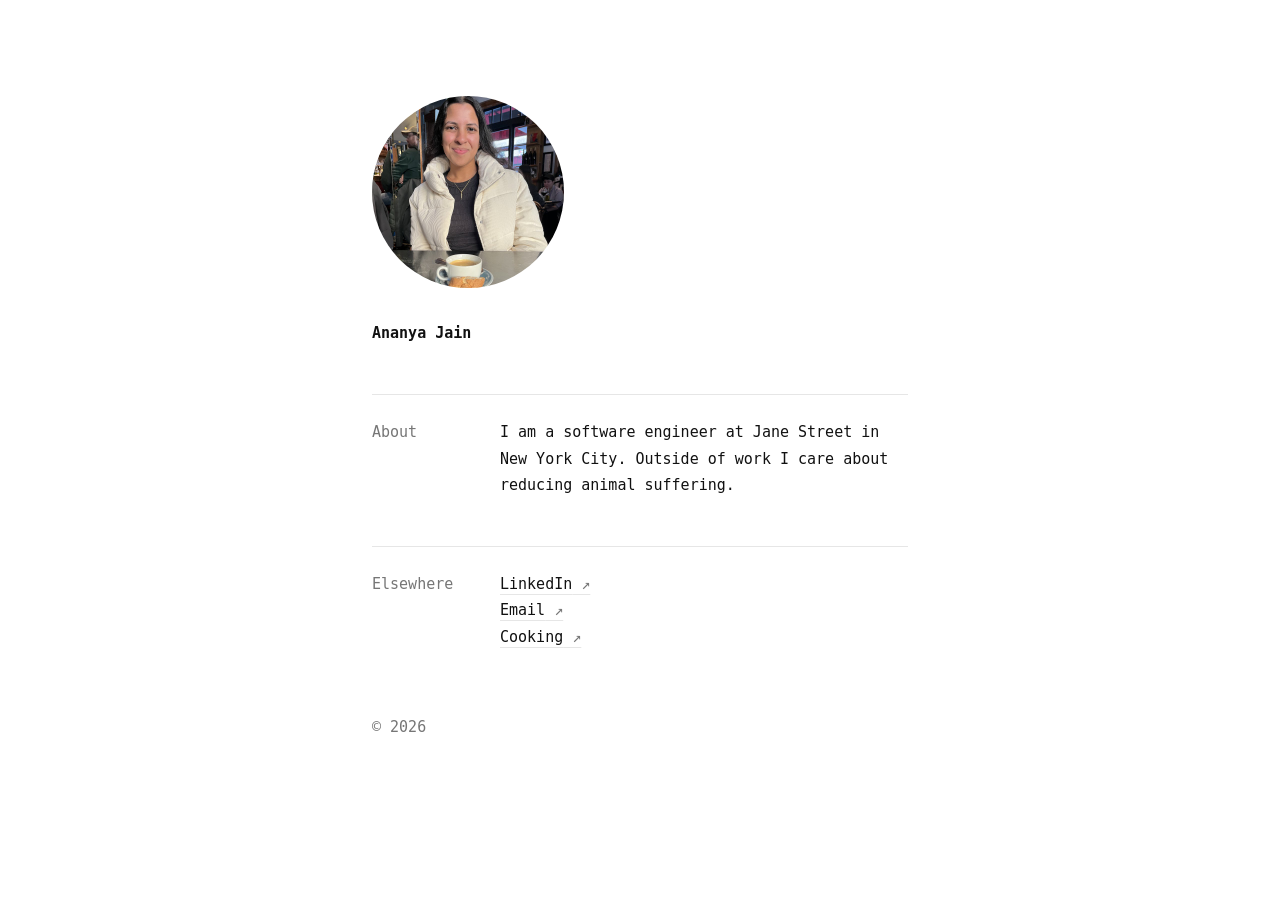
<file: index.html>
<!doctype html>
<html lang="en">
<head>
  <meta charset="utf-8">
  <meta name="viewport" content="width=device-width, initial-scale=1">
  <title>Ananya Jain</title>
  <meta name="description" content="Personal site of Ananya Jain.">
  <link rel="stylesheet" href="style.css">
</head>
<body>
  <main>
    <header>
      <img class="avatar" src="avatar.jpg" alt="Portrait of Ananya Jain" width="192" height="192">
      <h1>Ananya Jain</h1>
    </header>

    <section>
      <h2>About</h2>
      <p>
        I am a software engineer at Jane Street in New York City.
        Outside of work I care about reducing animal suffering.
      </p>
    </section>

    <section>
      <h2>Elsewhere</h2>
      <ul>
        <li><a href="https://www.linkedin.com/in/ananyaj/">LinkedIn</a></li>
        <li><a href="mailto:ananyaj74@gmail.com">Email</a></li>
        <li><a href="https://instagram.com/anajaincooks">Cooking</a></li>
      </ul>
    </section>

    <footer>&copy; <span id="year">2026</span></footer>
  </main>

  <script>
    document.getElementById('year').textContent = new Date().getFullYear();
  </script>
</body>
</html>
</file>
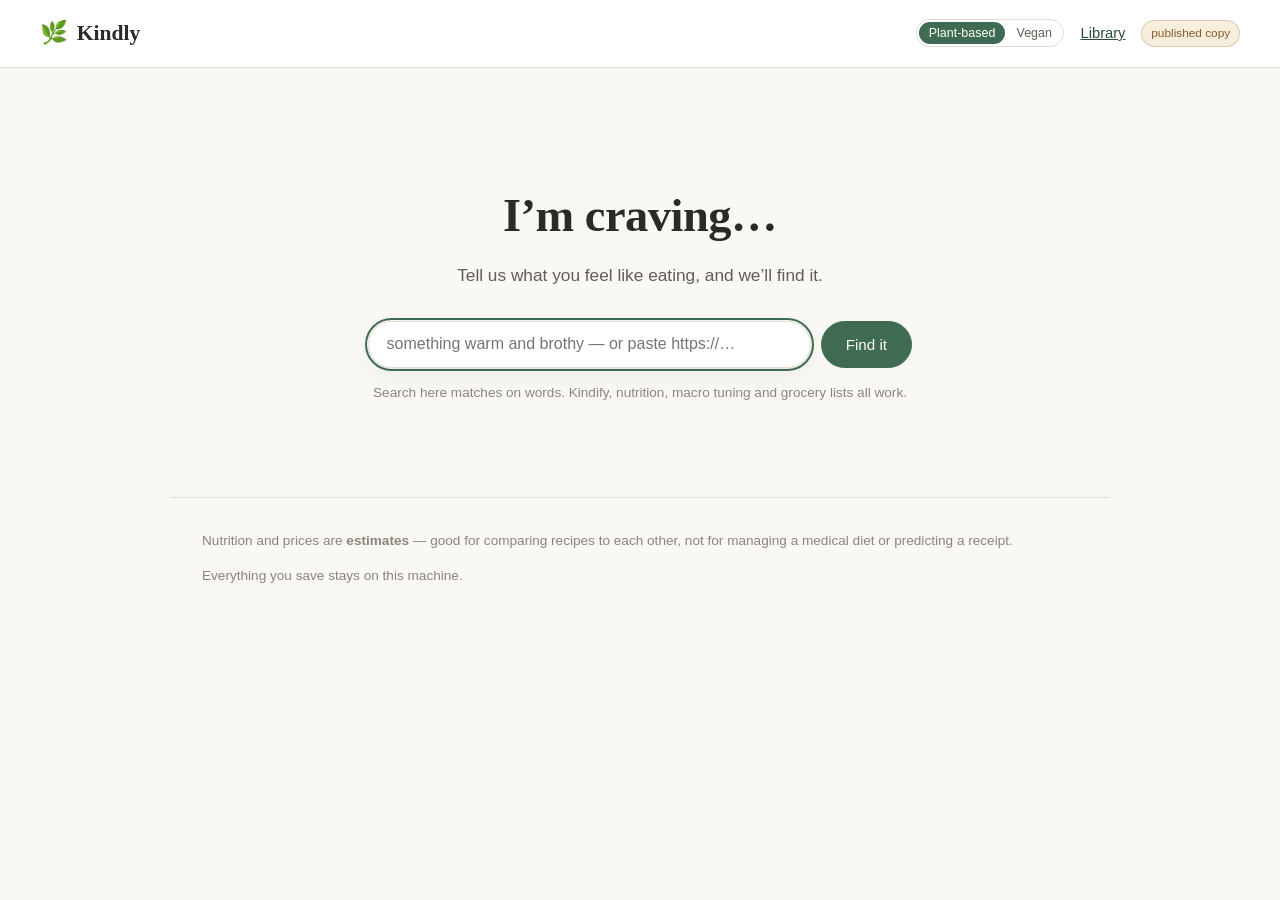
<file: kindly/index.html>
<!doctype html>
<html lang="en">
<head>
<meta charset="utf-8">
<meta name="viewport" content="width=device-width, initial-scale=1">
<title>Kindly</title>
<link rel="stylesheet" href="styles.css">
<link rel="icon" href="data:image/svg+xml,<svg xmlns='http://www.w3.org/2000/svg' viewBox='0 0 100 100'><text y='.9em' font-size='90'>🌿</text></svg>">
</head>
<body>
<header class="topbar">
  <a class="brand" href="#/" data-link>
    <span class="brand-mark">🌿</span>
    <span class="brand-name">Kindly</span>
  </a>
  <nav>
    <span id="diet-toggle" hidden></span>
    <a href="#/library" data-link>Library</a>
    <span class="llm-badge" id="llm-badge" hidden></span>
  </nav>
</header>

<main id="view" aria-live="polite"></main>

<footer class="footer">
  <p>
    Nutrition and prices are <strong>estimates</strong> — good for comparing recipes
    to each other, not for managing a medical diet or predicting a receipt.
  </p>
  <p class="quiet">Everything you save stays on this machine.</p>
</footer>

<script type="module" src="js/app.js"></script>
</body>
</html>
</file>
<file: style.css>
:root {
  --bg: #ffffff;
  --text: #111111;
  --muted: #767676;
  --rule: #e6e6e6;
}

@media (prefers-color-scheme: dark) {
  :root {
    --bg: #0e0e0e;
    --text: #ededed;
    --muted: #8a8a8a;
    --rule: #262626;
  }
}

* {
  box-sizing: border-box;
}

body {
  margin: 0;
  background: var(--bg);
  color: var(--text);
  font-family: ui-monospace, "SF Mono", Menlo, Consolas, monospace;
  font-size: 0.9375rem;
  line-height: 1.75;
}

main {
  max-width: 36rem;
  margin: 0 auto;
  padding: 6rem 1.25rem 4rem;
}

.avatar {
  display: block;
  width: 12rem;
  height: 12rem;
  margin-bottom: 2rem;
  border-radius: 50%;
  object-fit: cover;
}

h1 {
  margin: 0;
  font-size: inherit;
  font-weight: 600;
}

section {
  display: grid;
  grid-template-columns: 7rem 1fr;
  gap: 1rem;
  margin-top: 3rem;
  padding-top: 1.5rem;
  border-top: 1px solid var(--rule);
}

h2 {
  margin: 0;
  color: var(--muted);
  font-size: inherit;
  font-weight: 400;
}

p {
  margin: 0;
}

ul {
  margin: 0;
  padding: 0;
  list-style: none;
}

a {
  color: inherit;
  text-decoration: underline;
  text-decoration-color: var(--rule);
  text-decoration-thickness: 1px;
  text-underline-offset: 0.3em;
}

a:hover {
  text-decoration-color: currentColor;
}

a::after {
  content: " \2197";
  color: var(--muted);
}

footer {
  margin-top: 4rem;
  color: var(--muted);
}

@media (max-width: 30rem) {
  section {
    grid-template-columns: 1fr;
    gap: 0.5rem;
  }
}
</file>
<file: kindly/styles.css>
/* Kindly — calm, warm, unhurried. The visual argument is that plant cooking is
   ordinary and pleasant, so nothing here should shout. */
:root {
  --bg: #faf8f4;
  --surface: #ffffff;
  --surface-2: #f3efe7;
  --ink: #2c2a26;
  --ink-soft: #625d55;
  --ink-faint: #8b857b;
  --line: #e4ded2;
  --accent: #3f6b52;
  --accent-soft: #e8f0e9;
  --accent-ink: #2b4d3a;
  --warn: #8a5a2b;
  --warn-soft: #f7eede;
  --radius: 14px;
  --shadow: 0 1px 2px rgba(44,42,38,.05), 0 8px 24px rgba(44,42,38,.05);
  --serif: "Iowan Old Style", "Palatino Linotype", Palatino, Georgia, serif;
  --sans: ui-sans-serif, -apple-system, "Segoe UI", Roboto, Helvetica, Arial, sans-serif;
}
@media (prefers-color-scheme: dark) {
  :root {
    --bg: #171916; --surface: #1f221e; --surface-2: #262a24;
    --ink: #ece8e0; --ink-soft: #b3aea4; --ink-faint: #8a857c;
    --line: #333830; --accent: #8fc0a2; --accent-soft: #24312a; --accent-ink: #a9d4ba;
    --warn: #d9a86a; --warn-soft: #33291c;
    --shadow: 0 1px 2px rgba(0,0,0,.3), 0 8px 24px rgba(0,0,0,.25);
  }
}
* { box-sizing: border-box; }
body { margin: 0; background: var(--bg); color: var(--ink); font-family: var(--sans); font-size: 16px; line-height: 1.55; }
a { color: var(--accent-ink); }
h1, h2, h3 { font-family: var(--serif); font-weight: 600; line-height: 1.2; margin: 0 0 .4em; letter-spacing: -.01em; }
h1 { font-size: clamp(2rem, 5vw, 2.9rem); }
h2 { font-size: 1.5rem; }
h3 { font-size: 1.1rem; }
p { margin: 0 0 1em; }
.quiet { color: var(--ink-faint); font-size: .85rem; }

.topbar { display: flex; align-items: center; justify-content: space-between; gap: 1rem;
  padding: 1rem clamp(1rem, 4vw, 2.5rem); border-bottom: 1px solid var(--line); background: var(--surface); position: sticky; top: 0; z-index: 20; }
.brand { display: flex; align-items: center; gap: .55rem; text-decoration: none; color: var(--ink); }
.brand-mark { font-size: 1.4rem; }
.brand-name { font-family: var(--serif); font-size: 1.35rem; font-weight: 600; }
.topbar nav { display: flex; align-items: center; gap: 1rem; font-size: .92rem; }
.llm-badge { font-size: .74rem; padding: .2rem .55rem; border-radius: 100px; background: var(--warn-soft); color: var(--warn); border: 1px solid color-mix(in srgb, var(--warn) 25%, transparent); }

main { max-width: 940px; margin: 0 auto; padding: clamp(1.5rem, 5vw, 3.5rem) clamp(1rem, 4vw, 2rem) 4rem; }
.hero { text-align: center; padding: clamp(1rem, 6vw, 4rem) 0 1rem; }
.lede { color: var(--ink-soft); font-size: 1.08rem; max-width: 34rem; margin: 0 auto 2rem; }
.search { display: flex; gap: .6rem; max-width: 34rem; margin: 0 auto; }
.search input { flex: 1; min-width: 0; padding: .85rem 1.1rem; font-size: 1rem; font-family: inherit; color: var(--ink);
  background: var(--surface); border: 1px solid var(--line); border-radius: 100px; box-shadow: var(--shadow); }
.search input:focus { outline: 2px solid var(--accent); outline-offset: 1px; }
.hint { margin-top: .9rem; font-size: .85rem; color: var(--ink-faint); }

button { font-family: inherit; font-size: .95rem; cursor: pointer; border-radius: 100px; border: 1px solid var(--line);
  background: var(--surface); color: var(--ink); padding: .6rem 1.1rem; transition: background .15s, border-color .15s; }
button:hover:not(:disabled) { border-color: var(--accent); }
button:disabled { opacity: .5; cursor: default; }
button.primary { background: var(--accent); border-color: var(--accent); color: #fff; padding: .85rem 1.5rem; font-weight: 500; }
@media (prefers-color-scheme: dark) { button.primary { color: #10231a; } }
button.primary:hover:not(:disabled) { filter: brightness(1.07); }
button.kindness { background: var(--accent-soft); border-color: color-mix(in srgb, var(--accent) 35%, transparent); color: var(--accent-ink); font-weight: 500; padding: .8rem 1.4rem; }
button.ghost { background: transparent; }
button.tiny { padding: .3rem .7rem; font-size: .8rem; }

.card { background: var(--surface); border: 1px solid var(--line); border-radius: var(--radius); box-shadow: var(--shadow); padding: 1.2rem 1.35rem; }
.grid { display: grid; grid-template-columns: repeat(auto-fill, minmax(255px, 1fr)); gap: 1rem; }
.recipe-card { text-align: left; display: flex; flex-direction: column; gap: .45rem; align-items: stretch; padding: 1.1rem 1.25rem; border-radius: var(--radius); }
.recipe-card:hover { border-color: var(--accent); }
.recipe-card .emoji { font-size: 1.6rem; }
.recipe-card h3 { margin: 0; }
.recipe-card p { margin: 0; color: var(--ink-soft); font-size: .9rem; }
.meta { display: flex; flex-wrap: wrap; gap: .4rem; margin-top: .2rem; }
.tag { font-size: .72rem; letter-spacing: .02em; text-transform: uppercase; padding: .18rem .5rem; border-radius: 100px; background: var(--surface-2); color: var(--ink-faint); border: 1px solid var(--line); }
.tag.plant { background: var(--accent-soft); color: var(--accent-ink); border-color: color-mix(in srgb, var(--accent) 25%, transparent); }
.tag.new { background: var(--warn-soft); color: var(--warn); border-color: color-mix(in srgb, var(--warn) 25%, transparent); }

.section { margin: 2.4rem 0; }
.section-head { display: flex; align-items: baseline; justify-content: space-between; gap: 1rem; flex-wrap: wrap; margin-bottom: .9rem; }
.section-head p { margin: 0; }

.recipe-head { display: flex; gap: 1rem; align-items: flex-start; flex-wrap: wrap; }
.recipe-head .emoji { font-size: 2.6rem; line-height: 1; }
.facts { display: flex; flex-wrap: wrap; gap: 1.4rem; margin: 1rem 0 0; padding: 0; list-style: none; color: var(--ink-soft); font-size: .9rem; }
.facts b { display: block; color: var(--ink); font-size: 1.05rem; font-weight: 600; }

.columns { display: grid; grid-template-columns: minmax(0, 1fr) minmax(0, 1.3fr); gap: 2rem; align-items: start; }
@media (max-width: 720px) { .columns { grid-template-columns: 1fr; } }
ul.ingredients { list-style: none; padding: 0; margin: 0; }
ul.ingredients li { padding: .45rem 0; border-bottom: 1px dashed var(--line); display: flex; gap: .6rem; justify-content: space-between; font-size: .95rem; }
ul.ingredients li:last-child { border-bottom: 0; }
ul.ingredients .amount { color: var(--ink-faint); white-space: nowrap; font-variant-numeric: tabular-nums; }
li.swapped { background: linear-gradient(90deg, var(--accent-soft), transparent 70%); margin: 0 -.5rem; padding-inline: .5rem; border-radius: 6px; }
ol.steps { padding-left: 1.2rem; margin: 0; }
ol.steps li { margin-bottom: .9rem; }

.kindness-bar { display: flex; flex-wrap: wrap; gap: .8rem; align-items: center; justify-content: space-between;
  background: var(--accent-soft); border: 1px solid color-mix(in srgb, var(--accent) 22%, transparent);
  border-radius: var(--radius); padding: 1.1rem 1.3rem; margin: 1.6rem 0; }
.kindness-bar p { margin: 0; color: var(--accent-ink); font-size: .95rem; max-width: 34rem; }
.toggle { display: inline-flex; background: var(--surface); border: 1px solid var(--line); border-radius: 100px; padding: 3px; gap: 2px; }
.toggle button { border: 0; background: transparent; padding: .35rem .85rem; font-size: .85rem; border-radius: 100px; color: var(--ink-soft); }
.toggle button[aria-pressed="true"] { background: var(--accent); color: #fff; }
@media (prefers-color-scheme: dark) { .toggle button[aria-pressed="true"] { color: #10231a; } }

.benefit { display: flex; gap: .7rem; padding: .7rem 0; border-bottom: 1px solid var(--line); }
.benefit:last-child { border-bottom: 0; }
.benefit .icon { flex: none; width: 1.4rem; text-align: center; }
.benefit b { display: block; }
.benefit span { color: var(--ink-soft); font-size: .9rem; }
.benefit.caveat b { color: var(--warn); }

table.macros { width: 100%; border-collapse: collapse; font-size: .92rem; }
table.macros th, table.macros td { text-align: right; padding: .45rem .3rem; border-bottom: 1px solid var(--line); font-variant-numeric: tabular-nums; }
table.macros th:first-child, table.macros td:first-child { text-align: left; }
table.macros thead th { color: var(--ink-faint); font-weight: 500; font-size: .8rem; text-transform: uppercase; letter-spacing: .03em; }
.delta { font-size: .82rem; }
.delta.down { color: var(--accent-ink); }
.delta.up { color: var(--warn); }

.bars { display: grid; gap: .6rem; }
.bar-row { display: grid; grid-template-columns: 5.5rem 1fr 2.6rem; gap: .7rem; align-items: center; font-size: .88rem; }
.bar { height: 7px; border-radius: 100px; background: var(--surface-2); overflow: hidden; }
.bar > i { display: block; height: 100%; background: var(--accent); }

.fields { display: grid; grid-template-columns: repeat(auto-fit, minmax(110px, 1fr)); gap: .8rem; }
.fields label { display: block; font-size: .8rem; color: var(--ink-faint); text-transform: uppercase; letter-spacing: .03em; }
.fields input, select { width: 100%; padding: .55rem .7rem; font-size: .95rem; font-family: inherit; color: var(--ink);
  background: var(--bg); border: 1px solid var(--line); border-radius: 9px; margin-top: .25rem; }

.aisle { margin: 1.3rem 0 .5rem; font-size: .78rem; text-transform: uppercase; letter-spacing: .06em; color: var(--ink-faint); }
.item { display: flex; gap: .7rem; align-items: flex-start; padding: .55rem 0; border-bottom: 1px solid var(--line); }
.item input { margin-top: .35rem; accent-color: var(--accent); }
.item.checked label { text-decoration: line-through; color: var(--ink-faint); }
.item .price { margin-left: auto; font-variant-numeric: tabular-nums; color: var(--ink-soft); white-space: nowrap; }
.item small { display: block; color: var(--ink-faint); }

.note { background: var(--surface-2); border-left: 3px solid var(--accent); padding: .8rem 1rem; border-radius: 0 9px 9px 0; margin: 1rem 0; font-size: .93rem; }
.note.warn { border-left-color: var(--warn); background: var(--warn-soft); }
.spinner { display: inline-block; width: 1em; height: 1em; border: 2px solid currentColor; border-right-color: transparent; border-radius: 50%; animation: spin .7s linear infinite; vertical-align: -.15em; }
@keyframes spin { to { transform: rotate(360deg); } }
.center { text-align: center; padding: 3rem 1rem; color: var(--ink-soft); }
.error { color: var(--warn); }
.provenance { font-size: .8rem; color: var(--ink-faint); border-top: 1px solid var(--line); padding-top: .8rem; margin-top: 1.4rem; }
.footer { max-width: 940px; margin: 0 auto; padding: 2rem clamp(1rem, 4vw, 2rem) 3rem; border-top: 1px solid var(--line); color: var(--ink-faint); font-size: .85rem; }
.row { display: flex; gap: .7rem; flex-wrap: wrap; align-items: center; }
.stack > * + * { margin-top: 1.1rem; }

/* Two-sided macro axes. Two overlapping range inputs sit transparently on top
   of a shared rail; only their thumbs take pointer events, so each handle is
   independently draggable. Ported from platemath's .dual control. */
.axes { display: grid; gap: 1.1rem; margin-top: 1.2rem; }
.axis-h { display: flex; align-items: baseline; justify-content: space-between; gap: 1rem; margin-bottom: .35rem; }
.axis-n { font-size: .88rem; }
.axis-v { font-size: .85rem; color: var(--accent-ink); font-variant-numeric: tabular-nums; }
.axis-v.inert { color: var(--ink-faint); }

.dual { position: relative; height: 22px; }
.dual .rail { position: absolute; left: 0; right: 0; top: 9px; height: 4px; border-radius: 2px; background: var(--surface-2); }
.dual .fill { position: absolute; top: 9px; height: 4px; border-radius: 2px; background: var(--accent); transition: left .12s, right .12s; }
.dual input[type=range] {
  position: absolute; left: 0; top: 0; width: 100%; height: 22px; margin: 0;
  -webkit-appearance: none; appearance: none; background: transparent; pointer-events: none;
}
.dual input[type=range]:focus-visible { outline: 2px solid var(--accent); outline-offset: 2px; border-radius: 4px; }
.dual input[type=range]::-webkit-slider-runnable-track { height: 22px; background: transparent; border: none; }
.dual input[type=range]::-moz-range-track { height: 22px; background: transparent; border: none; }
.dual input[type=range]::-webkit-slider-thumb {
  -webkit-appearance: none; pointer-events: auto; cursor: grab;
  width: 16px; height: 16px; border-radius: 50%; margin-top: 3px;
  background: var(--surface); border: 2px solid var(--accent); box-shadow: var(--shadow);
}
.dual input[type=range]::-moz-range-thumb {
  pointer-events: auto; cursor: grab;
  width: 16px; height: 16px; border-radius: 50%;
  background: var(--surface); border: 2px solid var(--accent); box-shadow: var(--shadow);
}
.dual input[type=range]:active::-webkit-slider-thumb { cursor: grabbing; }

td.in-range { color: var(--accent-ink); font-weight: 600; }
td.out-range { color: var(--warn); }

/* The site-level diet toggle. Small on purpose: it is a setting someone touches
   once, not a decision to re-present on every recipe. */
.toggle.mini { padding: 2px; }
.toggle.mini button { padding: .25rem .6rem; font-size: .78rem; }
@media (max-width: 560px) {
  .toggle.mini button { padding: .25rem .45rem; font-size: .72rem; }
  .topbar nav { gap: .6rem; }
}

.instacart-link { font-weight: 600; }
</file>
